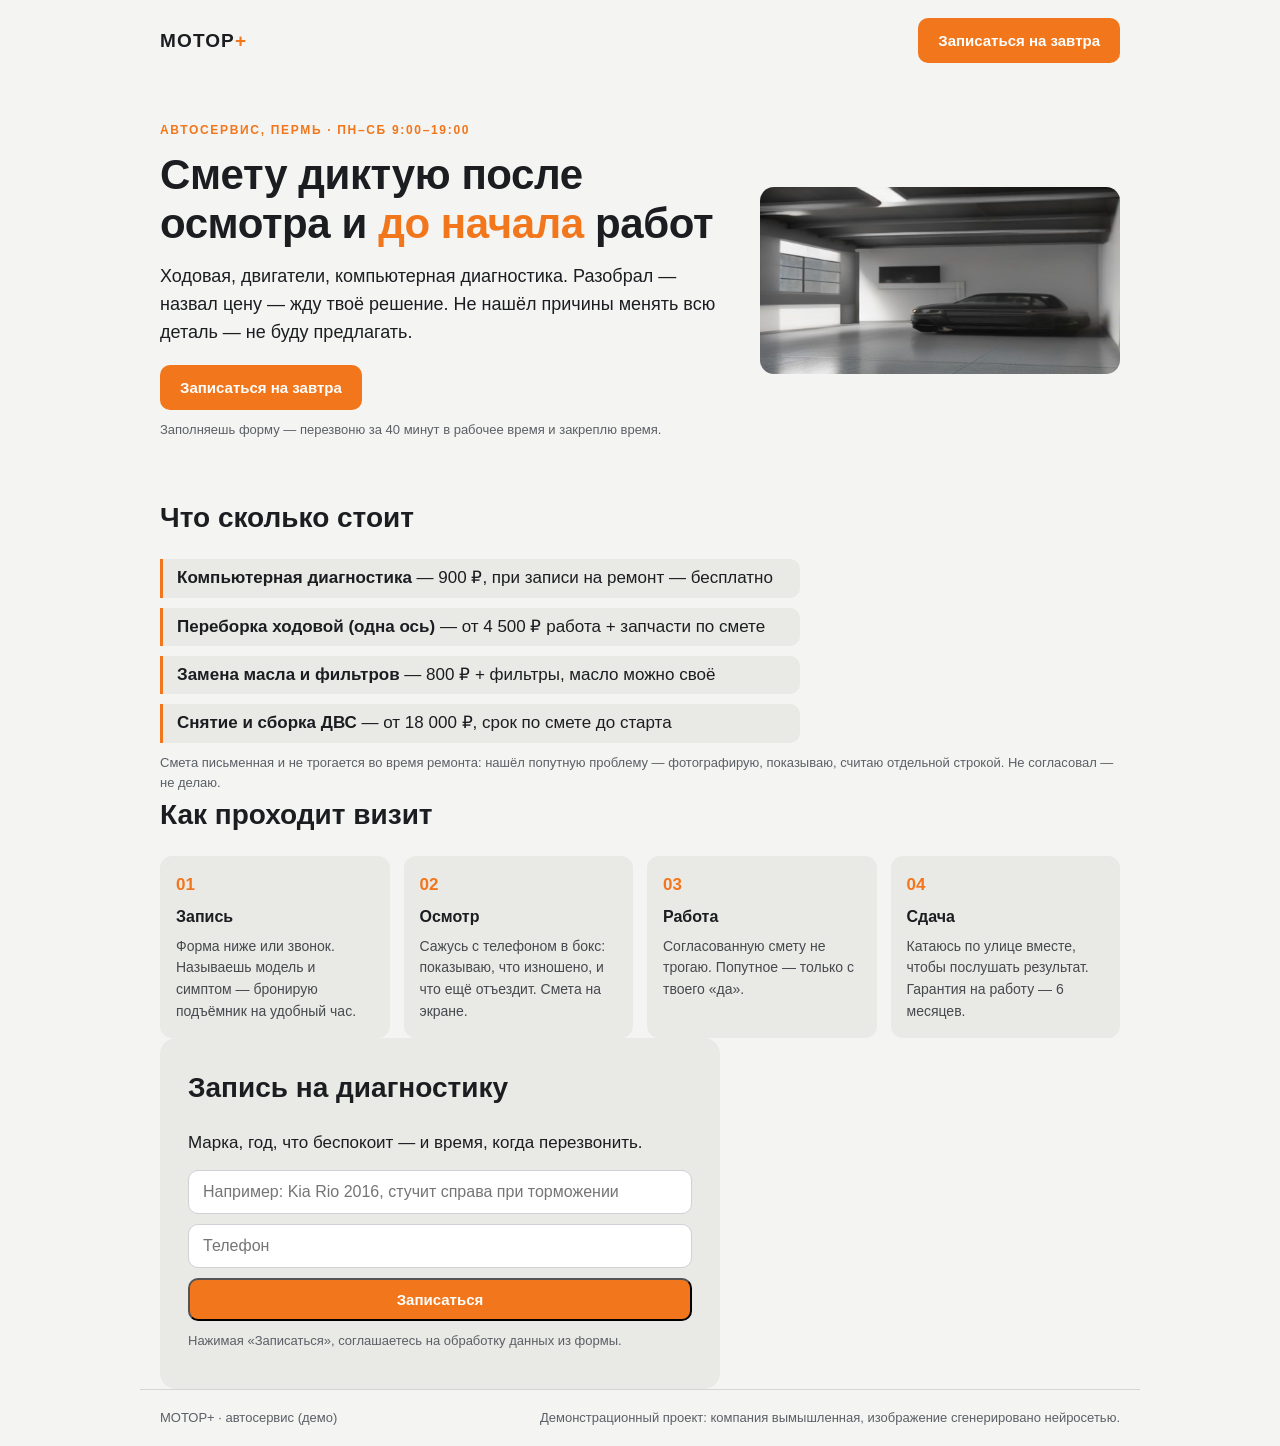
<file: index.html>
<!DOCTYPE html>
<html lang="ru">
<head>
<meta charset="utf-8">
<meta name="viewport" content="width=device-width,initial-scale=1">
<title>Автосервис «Мотор+» в Перми — цена до ремонта, не после</title>
<meta name="description" content="Диагностика и ремонт ходовой и двигателей в «Мотор+» (Пермь): смету диктую после осмотра и до начала работ. Запись на завтра в два клика, без допродаж.">
<meta property="og:title" content="Автосервис «Мотор+» в Перми">
<meta property="og:description" content="Смета до начала работ, запись на завтра, без допродаж в процессе.">
<meta property="og:type" content="website">
<meta property="og:url" content="https://zolotarevmikhail.github.io/motorplus-upgrade/">
<meta property="og:image" content="https://zolotarevmikhail.github.io/motorplus-upgrade/img/garage.jpg">
<meta name="twitter:card" content="summary_large_image">
<link rel="canonical" href="https://zolotarevmikhail.github.io/motorplus-upgrade/">
<link rel="icon" href="data:image/svg+xml,%3Csvg xmlns='http://www.w3.org/2000/svg' viewBox='0 0 64 64'%3E%3Crect width='64' height='64' rx='14' fill='%23171a1f'/%3E%3Cpath d='M20 40h24l-3 8h-18zM22 40c-1-10 2-16 10-16s11 6 10 16' stroke='%23F2761B' stroke-width='3.5' fill='none' stroke-linecap='round'/%3E%3C/svg%3E">
<link rel="stylesheet" href="style.css">
<script type="application/ld+json">
{"@context":"https://schema.org","@type":"AutoRepair","name":"Мотор+","address":{"@type":"PostalAddress","addressLocality":"Пермь","streetAddress":"ул. Заводская, 15","addressCountry":"RU"},"telephone":"7-900-000-00-00","openingHours":"Пн-Сб 09:00-19:00"}
</script>
</head>
<body>

<header class="wrap nav">
  <span class="brand">МОТОР<span>+</span></span>
  <a class="btn btn-cta" href="#zapis">Записаться на завтра</a>
</header>

<main>
<section class="wrap hero">
  <div>
    <p class="kicker">автосервис, Пермь · пн–сб 9:00–19:00</p>
    <h1>Смету диктую после осмотра и <em>до начала</em> работ</h1>
    <p class="lead">Ходовая, двигатели, компьютерная диагностика. Разобрал — назвал цену — жду твоё решение. Не нашёл причины менять всю деталь — не буду предлагать.</p>
    <div class="btns">
      <a class="btn btn-cta" href="#zapis">Записаться на завтра</a>
    </div>
    <p class="micro">Заполняешь форму — перезвоню за 40 минут в рабочее время и закреплю время.</p>
  </div>
  <figure class="fade">
    <img src="img/garage.jpg" width="1024" height="530" alt="Седан в чистом боксе автосервиса, ровный свет" fetchpriority="high">
  </figure>
</section>

<section class="wrap" id="price">
  <h2>Что сколько стоит</h2>
  <ul class="prices">
    <li><strong>Компьютерная диагностика</strong> — 900 ₽, при записи на ремонт — бесплатно</li>
    <li><strong>Переборка ходовой (одна ось)</strong> — от 4 500 ₽ работа + запчасти по смете</li>
    <li><strong>Замена масла и фильтров</strong> — 800 ₽ + фильтры, масло можно своё</li>
    <li><strong>Снятие и сборка ДВС</strong> — от 18 000 ₽, срок по смете до старта</li>
  </ul>
  <p class="micro">Смета письменная и не трогается во время ремонта: нашёл попутную проблему — фотографирую, показываю, считаю отдельной строкой. Не согласовал — не делаю.</p>
</section>

<section class="wrap">
  <h2>Как проходит визит</h2>
  <ol class="steps">
    <li class="fade"><h3>Запись</h3><p>Форма ниже или звонок. Называешь модель и симптом — бронирую подъёмник на удобный час.</p></li>
    <li class="fade"><h3>Осмотр</h3><p>Сажусь с телефоном в бокс: показываю, что изношено, и что ещё отъездит. Смета на экране.</p></li>
    <li class="fade"><h3>Работа</h3><p>Согласованную смету не трогаю. Попутное — только с твоего «да».</p></li>
    <li class="fade"><h3>Сдача</h3><p>Катаюсь по улице вместе, чтобы послушать результат. Гарантия на работу — 6 месяцев.</p></li>
  </ol>
</section>

<section class="wrap" id="zapis">
  <div class="form-box">
  <h2>Запись на диагностику</h2>
  <p>Марка, год, что беспокоит — и время, когда перезвонить.</p>
  <form onsubmit="return demoSend(event)">
    <input type="text" required placeholder="Например: Kia Rio 2016, стучит справа при торможении" class="inp">
    <input type="tel" required placeholder="Телефон" class="inp">
    <button type="submit" class="btn btn-cta">Записаться</button>
  </form>
  <p class="micro">Нажимая «Записаться», соглашаетесь на обработку данных из формы.</p>
  <p id="demoStatus" class="micro"></p>
  </div>
</section>
</main>

<footer>
  <div class="wrap inner-footer">
    <span>МОТОР+ · автосервис (демо)</span>
    <span>Демонстрационный проект: компания вымышленная, изображение сгенерировано нейросетью.</span>
  </div>
</footer>

<script src="script.js"></script>
</body>
</html>
</file>
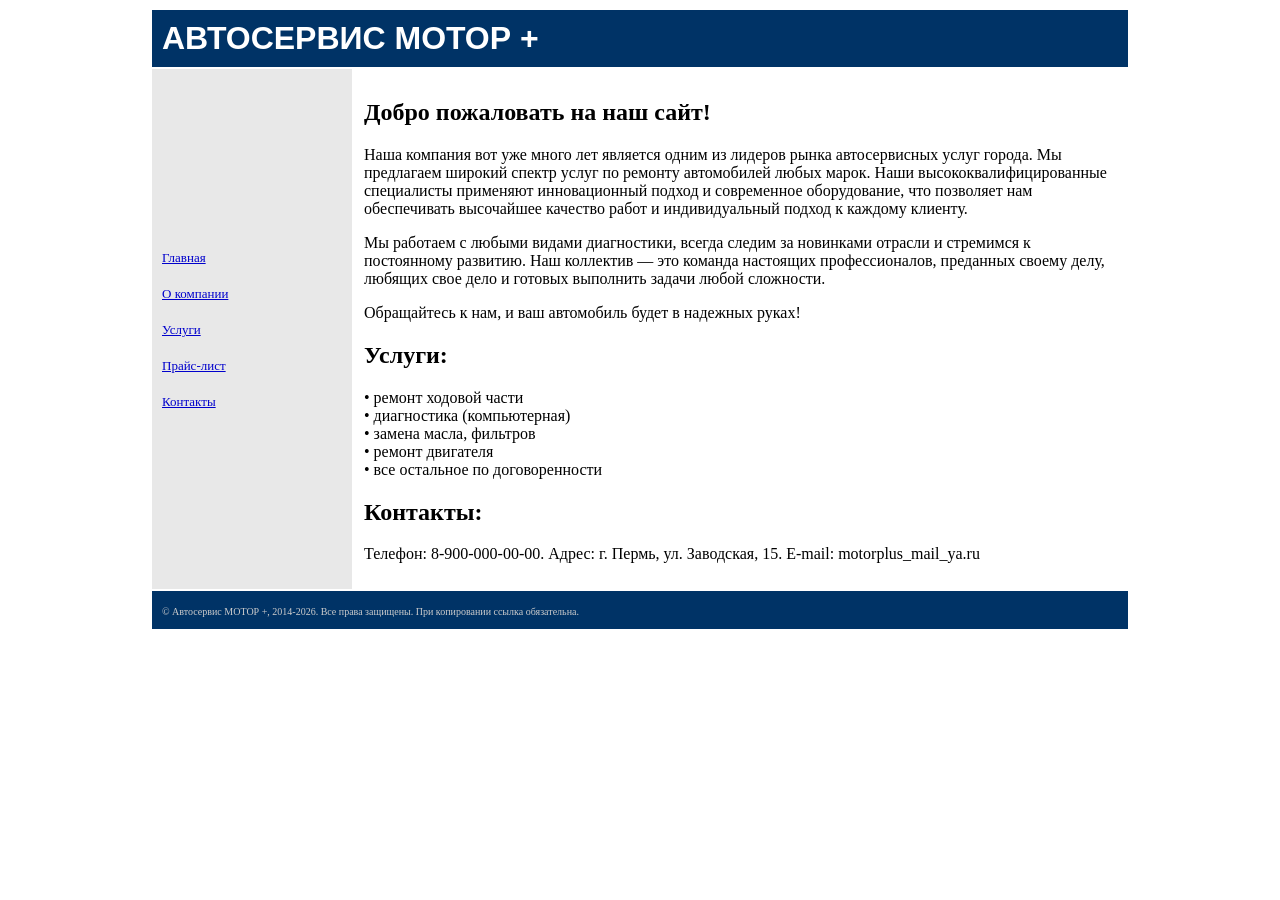
<file: do/index.html>
<!DOCTYPE html>
<!-- ������ ��λ: ��������� ������� ���������� ������������� ���� 2010-�.
������ ����� � �������, �� ��� � �������� ������ � �����.md -->
<html>
<head>
<meta http-equiv="Content-Type" content="text/html; charset=windows-1251">
<title>���� �����������</title>
</head>
<body bgcolor="#FFFFFF" text="#000000" link="#0000CC">
<center>
<table width="980" cellpadding="10" border="0">
<tr><td colspan="3" bgcolor="#003366"><font color="#FFFFFF" size="6" face="Arial"><b>���������� ����� +</b></font></td></tr>
<tr><td bgcolor="#E8E8E8" width="180">
<font size="2">
<a href="#">�������</a><br><br>
<a href="#">� ��������</a><br><br>
<a href="#">������</a><br><br>
<a href="#">�����-����</a><br><br>
<a href="#">��������</a>
</font>
</td><td colspan="2">
<font face="Times New Roman" size="3">
<h2>����� ���������� �� ��� ����!</h2>
<p>���� �������� ��� ��� ����� ��� �������� ����� �� ������� ����� �������������
����� ������. �� ���������� ������� ������ ����� �� ������� ����������� �����
�����. ���� ����������������������� ����������� ��������� ������������� ������
� ����������� ������������, ��� ��������� ��� ������������ ���������� ��������
����� � �������������� ������ � ������� �������.</p>
<p>�� �������� � ������ ������ �����������, ������ ������ �� ��������� �������
� ��������� � ����������� ��������. ��� ��������� � ��� ������� ���������
��������������, ��������� ������ ����, ������� ���� ���� � ������� ���������
������ ����� ���������.</p>
<p>����������� � ���, � ��� ���������� ����� � �������� �����!</p>
<h2>������:</h2>
<p>&bull; ������ ������� �����<br>
&bull; ����������� (������������)<br>
&bull; ������ �����, ��������<br>
&bull; ������ ���������<br>
&bull; ��� ��������� �� ��������������</p>
<h2>��������:</h2>
<p>�������: 8-900-000-00-00. �����: �. �����, ��. ���������, 15. E-mail: motorplus_mail_ya.ru</p>
</font>
</td></tr>
<tr><td colspan="3" bgcolor="#003366"><font color="#CCCCCC" size="1">&copy; ���������� ����� +, 2014-2026. ��� ����� ��������. ��� ����������� ������ �����������.</font></td></tr>
</table>
</center>
</body>
</html>
</file>
<file: style.css>
/* Мотор+ «после» — демо. Палитра: графит + сигнальный оранж. */
:root{--bg:#F4F4F2;--card:#E9E9E6;--text:#1B1D21;--acc:#F2761B;--head:#171A1F}
*{box-sizing:border-box;margin:0}
html{scroll-behavior:smooth}
body{background:var(--bg);color:var(--text);font:17px/1.55 -apple-system,"Helvetica Neue",Arial,sans-serif}
.wrap{max-width:1000px;margin:0 auto;padding:0 20px}
.btn{text-decoration:none;border-radius:10px;padding:11px 20px;font-weight:700;font-size:15px;display:inline-block}
.btn-cta{background:var(--acc);color:#fff}
.nav{display:flex;align-items:center;padding:18px 20px}
.brand{font-weight:900;letter-spacing:.06em;font-size:19px}
.brand span{color:var(--acc)}
.nav .btn{margin-left:auto}
.hero{display:grid;grid-template-columns:1fr 360px;gap:40px;align-items:center;padding:40px 20px 56px}
.kicker{font-size:12px;letter-spacing:.14em;color:var(--acc);text-transform:uppercase;font-weight:700;margin-bottom:10px}
h1{font-size:clamp(28px,4.4vw,42px);line-height:1.18;letter-spacing:-.01em;font-weight:800}
h1 em{font-style:normal;color:var(--acc)}
.lead{margin:14px 0 18px;font-size:18px}
.micro{font-size:13px;color:#5B5F66;margin-top:10px}
.hero img{width:100%;height:auto;border-radius:14px;display:block}
section{padding:40px 0}
h2{font-size:clamp(22px,3vw,28px);margin-bottom:20px;font-weight:800}
.prices{list-style:none;padding:0;display:grid;gap:10px;max-width:640px}
.prices li{border-left:3px solid var(--acc);padding:6px 0 6px 14px;background:var(--card);border-radius:0 10px 10px 0}
.steps{list-style:none;padding:0;display:grid;grid-template-columns:repeat(4,1fr);gap:14px;counter-reset:s}
.steps li{background:var(--card);border-radius:12px;padding:16px;counter-increment:s}
.steps li::before{content:"0"counter(s);font-weight:900;color:var(--acc)}
.steps h3{font-size:16px;margin:6px 0}
.steps p{font-size:14px;color:#46494E}
.form-box{background:var(--card);border-radius:16px;padding:28px;max-width:560px}
form{display:grid;gap:10px;margin-top:14px}
.inp{border:1px solid #CFD2D6;background:#fff;border-radius:10px;padding:12px 14px;font-size:16px}
.inner-footer{display:flex;justify-content:space-between;gap:12px;flex-wrap:wrap;padding:18px 20px;border-top:1px solid #D5D5D2;font-size:13px;color:#5B5F66}
.fade.pre{opacity:0;transform:translateY(14px);transition:opacity .5s,transform .5s}
.fade.in{opacity:1;transform:none}
@media (prefers-reduced-motion: reduce){.fade{transition:none}.fade.pre{opacity:1;transform:none}}
@media (max-width:860px){.hero{grid-template-columns:1fr;gap:24px;padding:26px 20px 40px}.steps{grid-template-columns:repeat(2,1fr)}.nav .btn{font-size:13px;padding:9px 14px}}
@media (max-width:520px){.steps{grid-template-columns:1fr}.form-box{padding:18px}}
</file>
